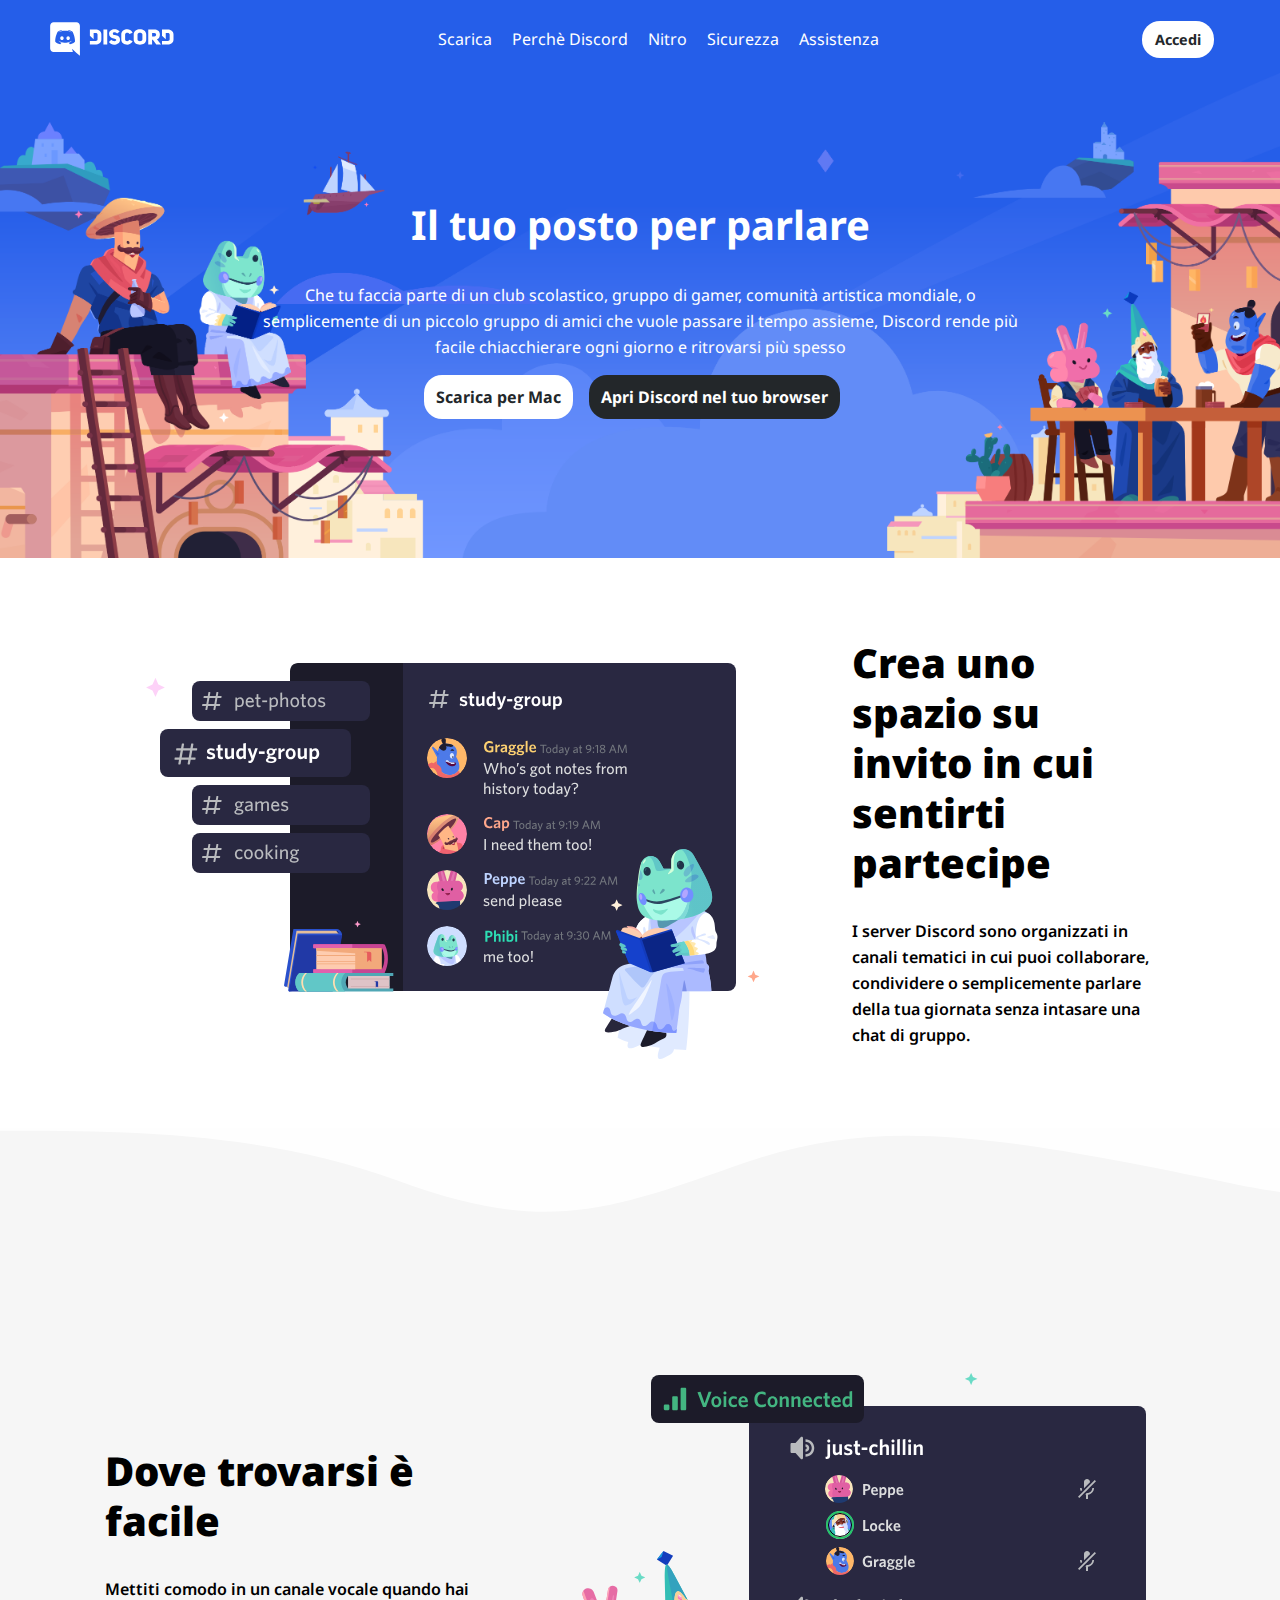
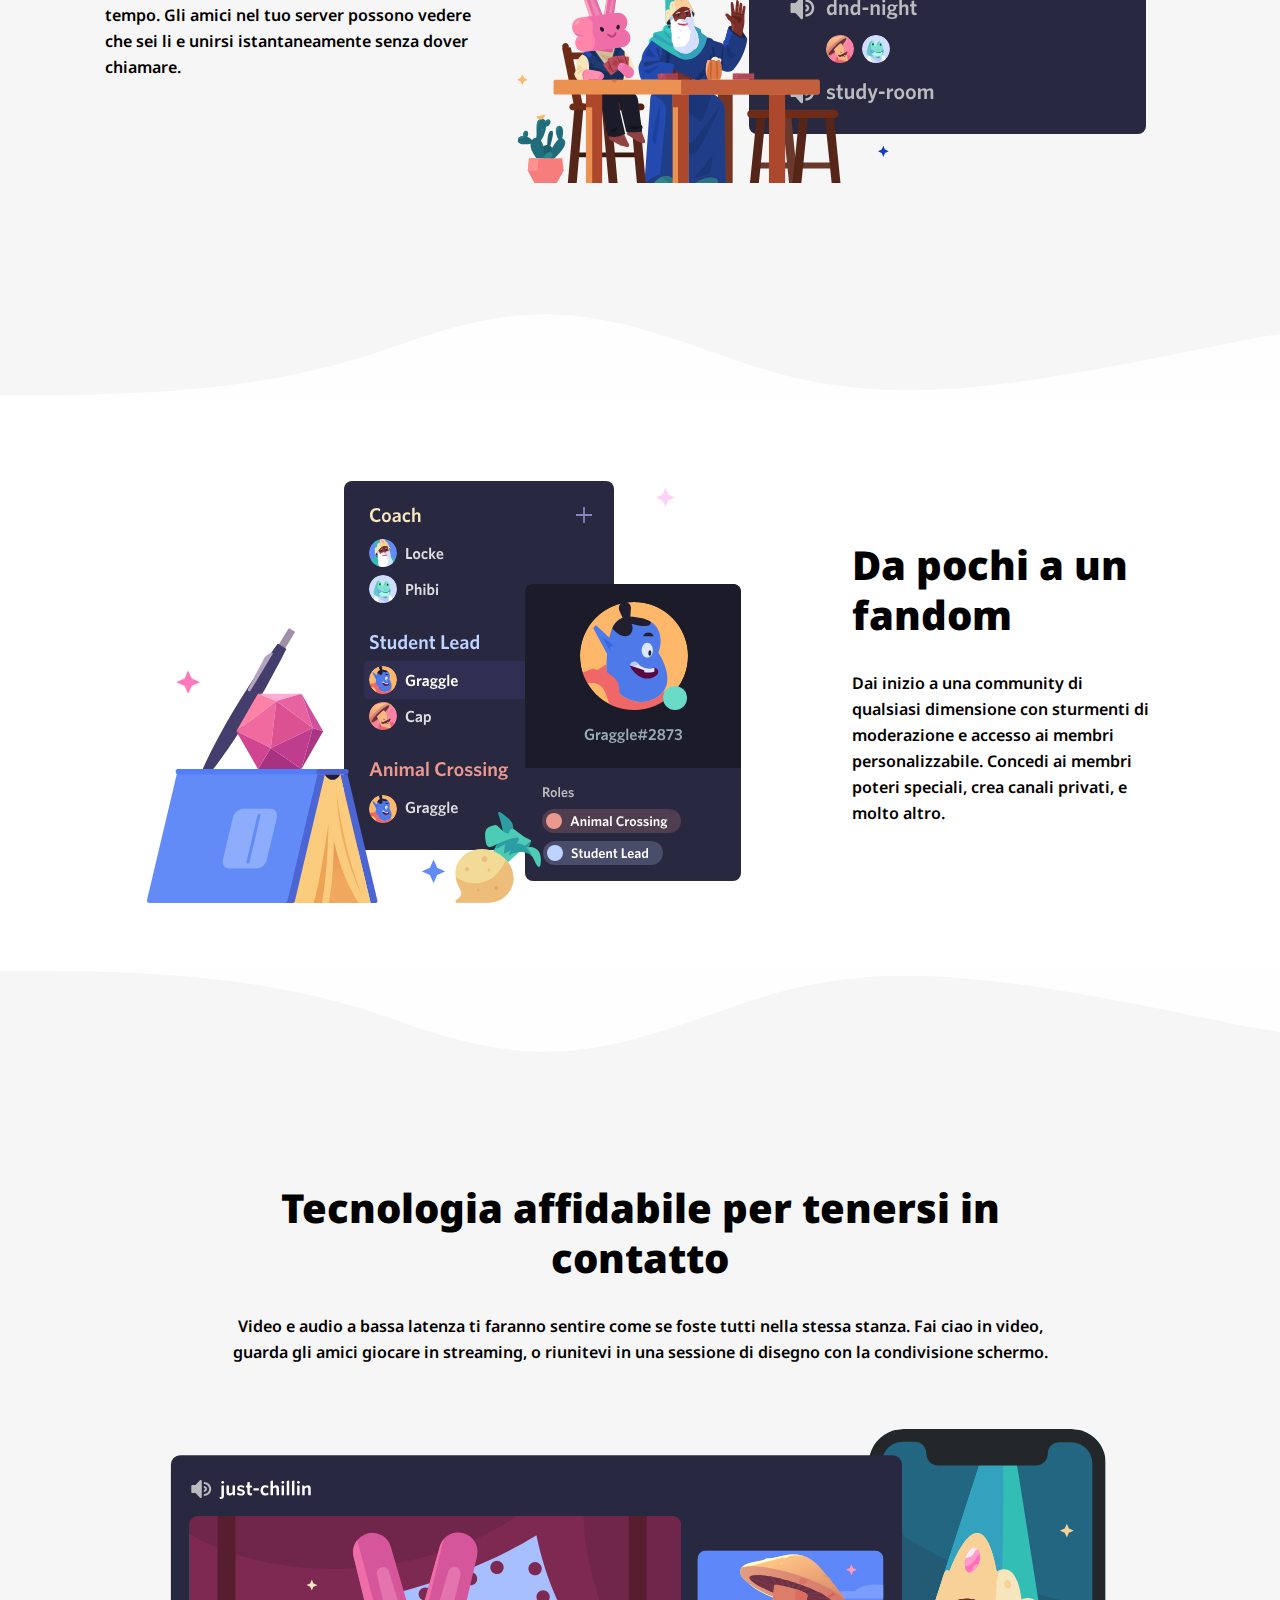
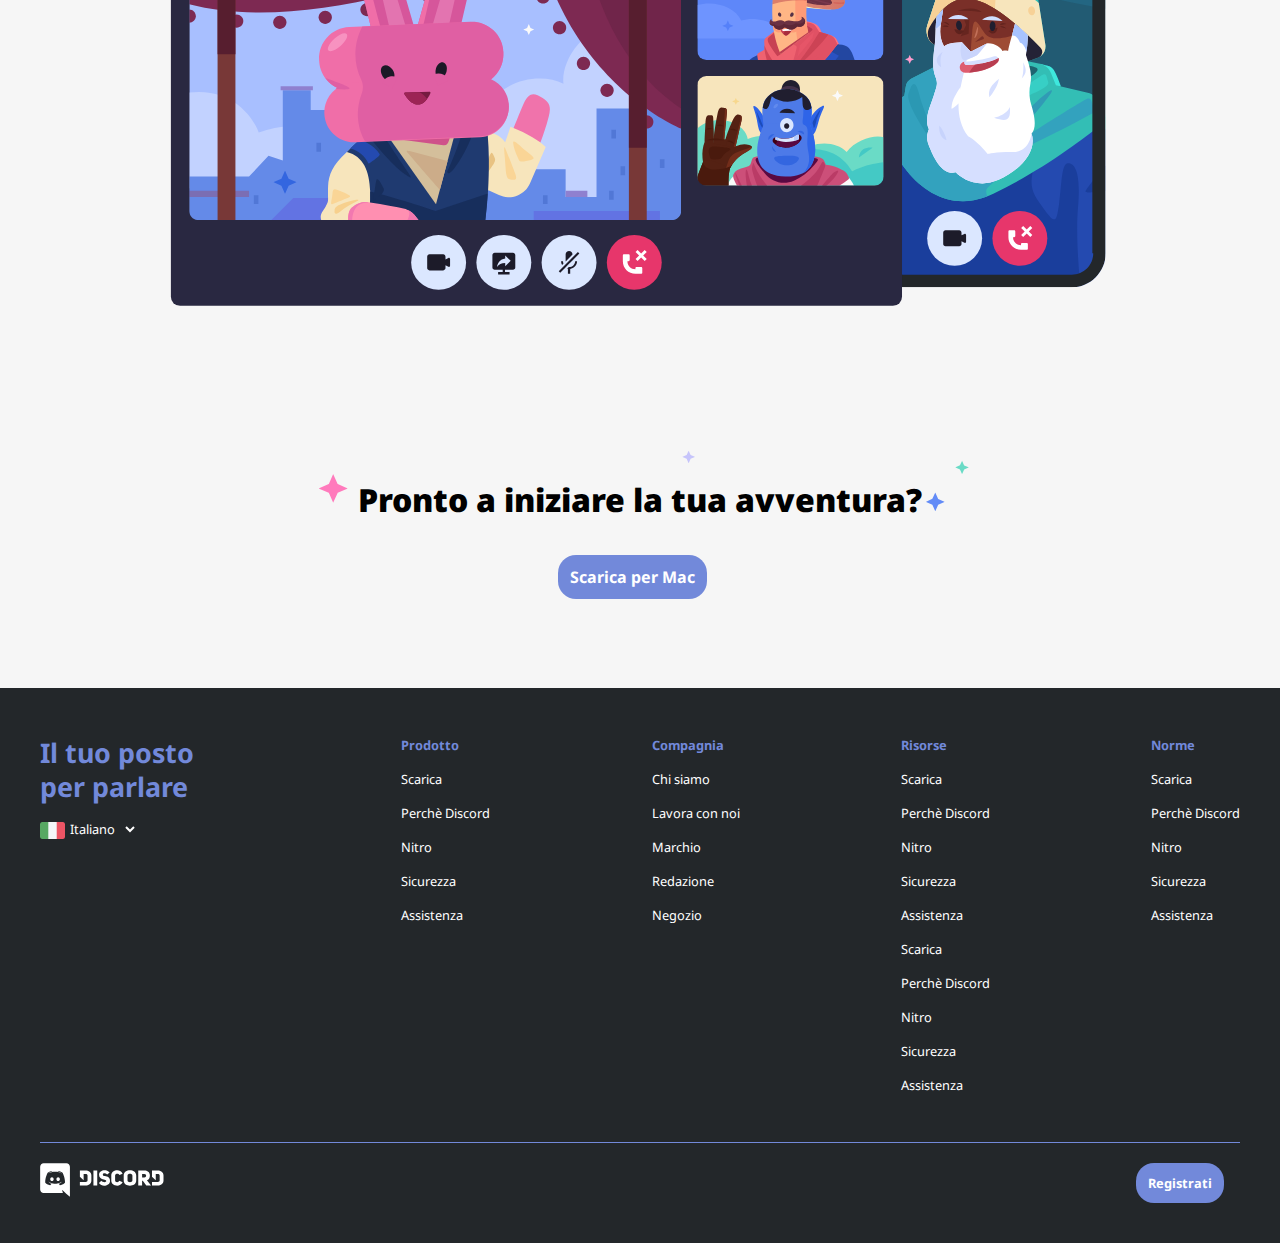
<file: index.html>
<!DOCTYPE html>
<html lang="en">
<head>
    <meta charset="UTF-8">
    <meta name="viewport" content="width=device-width, initial-scale=1.0">
    <link rel="preconnect" href="https://fonts.googleapis.com">
<link rel="preconnect" href="https://fonts.gstatic.com" crossorigin>
<link href="https://fonts.googleapis.com/css2?family=Noto+Sans&display=swap" rel="stylesheet">
<link rel="stylesheet" href="https://cdnjs.cloudflare.com/ajax/libs/font-awesome/6.4.2/css/all.min.css" integrity="sha512-z3gLpd7yknf1YoNbCzqRKc4qyor8gaKU1qmn+CShxbuBusANI9QpRohGBreCFkKxLhei6S9CQXFEbbKuqLg0DA==" crossorigin="anonymous" referrerpolicy="no-referrer" >
    <link rel="stylesheet" href="css/style.css">
    <title>Discord</title>
</head>
<body>
    <header>
        <nav class="container space-b-flex">
            <img src="img/logo.svg" alt="Logo Discord">
            <ul class="space-b-flex">
                <li><a href="">Scarica</a></li>
                <li><a href="">Perchè Discord</a></li>
                <li><a href="">Nitro</a></li>
                <li><a href="">Sicurezza</a></li>
                <li><a href="">Assistenza</a></li>
            </ul>
            <a href="pages/login.html" class="button white">Accedi</a>
        </nav>
        <div id="hero-header">
            <div class="hero-container space-b-flex center">
                <h1>Il tuo posto per parlare</h1>
                <p>Che tu faccia parte di un club scolastico, gruppo di gamer, comunità artistica mondiale, o semplicemente di un piccolo gruppo di amici che vuole passare il tempo assieme, Discord rende più facile chiacchierare ogni giorno e ritrovarsi più spesso</p>
                <a href="" class="button white"><i class="fa-solid fa-down-long"></i> Scarica per Mac</a>
                <a href="" class="button black">Apri Discord nel tuo browser</a>
            </div>
        </div>
    </header>
    <main>
        <section>
            <div class="container space-b-flex-sections">
                <img src="img/item1.svg" alt="Immagine discord 1">
                <div>
                    <h2>Crea uno spazio su invito in cui sentirti partecipe</h2>
                    <p class="paragraph">I server Discord sono organizzati in canali tematici in cui puoi collaborare, condividere o semplicemente parlare della tua giornata senza intasare una chat di gruppo.</p>
                    </div>
            </div>       
        </section>
        <div class="wave gray">
            <img src="img/wave.svg" alt="onda">
        </div>
        <section class="even">
            <div class="container space-b-flex-sections-reverse">
                <img src="img/item2.svg" alt="Immagine discord 2">
                <div>
                    <h2>Dove trovarsi è facile</h2>
                    <p class="paragraph">Mettiti comodo in un canale vocale quando hai tempo. Gli amici nel tuo server possono vedere che sei li e unirsi istantaneamente senza dover chiamare.</p>
                    </div>
            </div>       
        </section>
        <div class="wave gray reverse">
            <img src="img/wave.svg" alt="onda">
        </div>
        <section>
            <div class="container space-b-flex-sections">
                <img src="img/item3.svg" alt="Immagine discord 3">
                <div>
                    <h2>Da pochi a un fandom</h2>
                    <p class="paragraph">Dai inizio a una community di qualsiasi dimensione con sturmenti di moderazione e accesso ai membri personalizzabile. Concedi ai membri poteri speciali, crea canali privati, e molto altro.</p>
                    </div>
            </div>       
        </section>
        <div class="wave gray">
            <img src="img/wave.svg" alt="wave">
        </div>
        <section class="even">
            <div class="container space-b-flex center" id="last-section">
                <div>
                    <h2>Tecnologia affidabile per tenersi in contatto</h2>
                    <p class="paragraph">Video e audio a bassa latenza ti faranno sentire come se foste tutti nella stessa stanza. Fai ciao in video, guarda gli amici giocare in streaming, o riunitevi in una sessione di disegno con la condivisione schermo.</p>
                </div>
                <img src="img/item4-big.svg" alt="Immagine discord 4" id="last-section-img"> 
                <div>
                    <div class="stars">
                        <img src="img/stars.svg" alt="" >
                    </div>
                    <h4>Pronto a iniziare la tua avventura?</h4>
                    <a href="" class="button blue"><i class="fa-solid fa-down-long"></i> Scarica per Mac</a>
                </div>
            </div>
              
        </section>
    </main>
    <footer>
        <div class="container space-b-flex-footer">
            <ul class="footer-list">
                <li><h3>Il tuo posto per parlare</h3></li>
                <li><img src="img/ita.png" alt="Bandiera Italiana" id="ita"><span>Italiano</span> 
                    <select name="language" id="language-select"></select></li>
                <li id="icons"><a href="https://twitter.com">
                    <i class="fa-brands fa-twitter"></i>
                    </a>
                    <a href="https://instagram.com">
                        <i class="fa-brands fa-instagram"></i>
                    </a>
                    <a href="https://facebook.com">
                        <i class="fa-brands fa-square-facebook"></i>
                    </a>
                    <a href="https://youtube.com">
                        <i class="fa-brands fa-youtube"></i>
                    </a>
                </li>
            </ul>
            <ul class="footer-list">
                <li><h5>Prodotto</h5></li>
                <li><a href="">Scarica</a></li>
                <li><a href="">Perchè Discord</a></li>
                <li><a href="">Nitro</a></li>
                <li><a href="">Sicurezza</a></li>
                <li><a href="">Assistenza</a></li>
            </ul>
            <ul class="footer-list">
                <li><h5>Compagnia</h5></li>
                <li><a href="">Chi siamo</a></li>
                <li><a href="">Lavora con noi</a></li>
                <li><a href="">Marchio</a></li>
                <li><a href="">Redazione</a></li>
                <li><a href="">Negozio</a></li>
            </ul>
            <ul class="footer-list">
                <li><h5>Risorse</h5></li>
                <li><a href="">Scarica</a></li>
                <li><a href="">Perchè Discord</a></li>
                <li><a href="">Nitro</a></li>
                <li><a href="">Sicurezza</a></li>
                <li><a href="">Assistenza</a></li>
                <li><a href="">Scarica</a></li>
                <li><a href="">Perchè Discord</a></li>
                <li><a href="">Nitro</a></li>
                <li><a href="">Sicurezza</a></li>
                <li><a href="">Assistenza</a></li>
            </ul>
            <ul class="footer-list">
                <li><h5>Norme</h5></li>
                <li><a href="">Scarica</a></li>
                <li><a href="">Perchè Discord</a></li>
                <li><a href="">Nitro</a></li>
                <li><a href="">Sicurezza</a></li>
                <li><a href="">Assistenza</a></li>
            </ul>
        </div>
        <div class="container space-b-flex-footer end-of-page">
            <img src="img/logo.svg" alt="">
            <a href="" class="button blue">Registrati</a>
        </div>
    </footer>
    
</body>
</html>
</file>
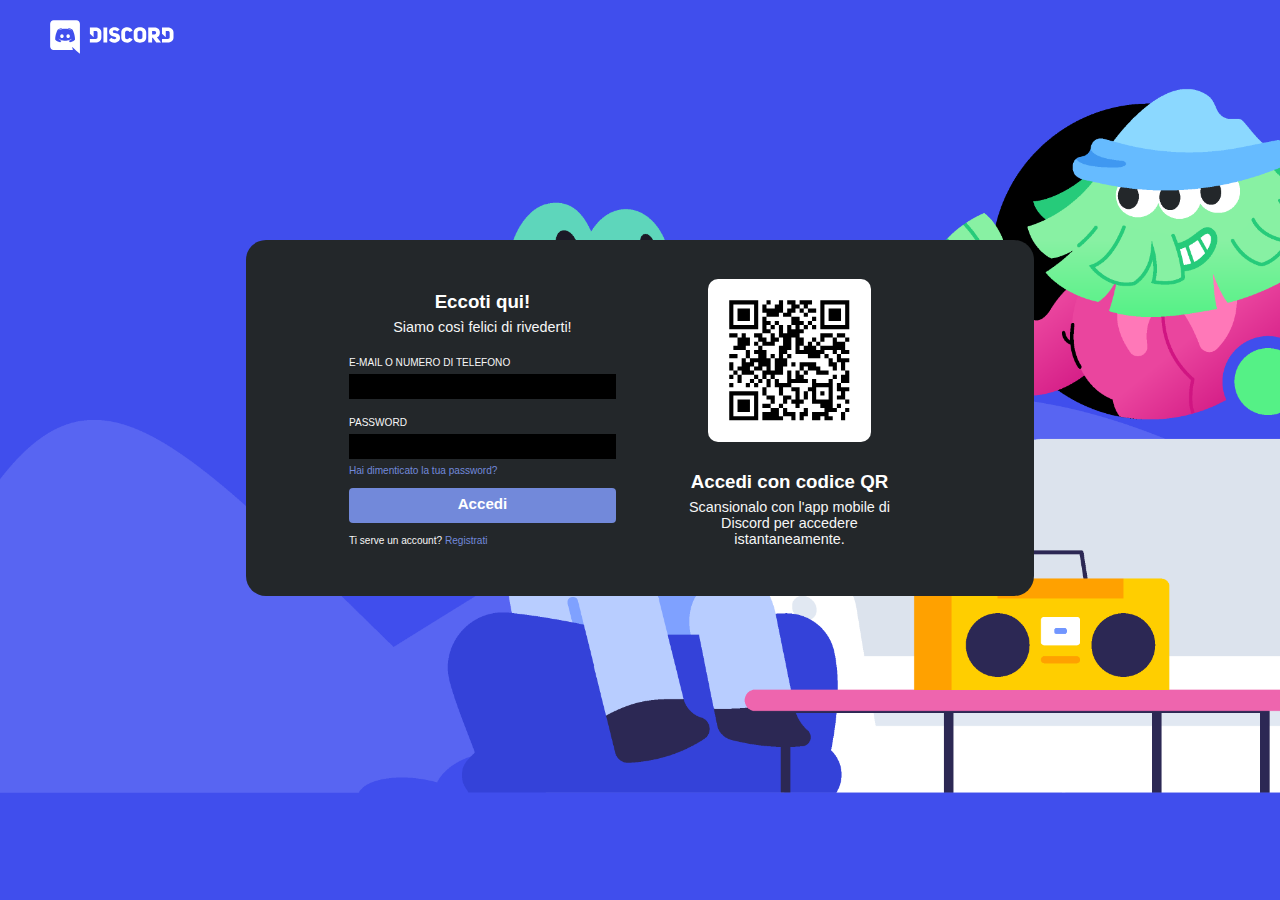
<file: pages/login.html>
<!DOCTYPE html>
<html lang="en">
<head>
    <meta charset="UTF-8">
    <meta name="viewport" content="width=device-width, initial-scale=1.0">
    <link rel="stylesheet" href="../css/style.css">
    <title>Discord Login</title>
</head>
<body id="login">
    <header class="container">
        <a href="../index.html"><img src="../img/logo.svg" alt="Logo"></a>
    </header>
    <main class="container login-main center">
        <div class="login-screen center">
            <div class="username">
                <div class="section">
                    <h5>Eccoti qui!</h5>
                    <div class="gray-typing">
                        Siamo così felici di rivederti!
                    </div>
                </div>
                
                <div class="box">
                    <div class="data">E-MAIL O NUMERO DI TELEFONO</div>
                    <input type="text"class="login-form">
                </div>
                <div class="box">
                    <div class="data">PASSWORD</div>
                    <input type="password"class="login-form">
                    <a href="" class="password-forgot">
                        Hai dimenticato la tua password?
                    </a>
                </div>
                <div class="box">
                    <a href="" class="button blue">Accedi</a>
                </div>
                <div class="box">
                    Ti serve un account?
                    <a href="">Registrati</a>
                </div>   
            </div>
            <div class="qr-code-box">
                <div class="qr-code">
                    <img src="../img/qrcode.svg" alt="qr code">
                </div>
                <div class="section">
                    <h5>Accedi con codice QR</h5>
                    <div class="gray-typing">
                        Scansionalo con l'app mobile di Discord per accedere istantaneamente.
                    </div>
                </div>
            </div>
        </div>
    </main>
</body>
</html>
</file>
<file: css/style.css>
/* General */
*{
    margin: 0;
    padding: 0;
    box-sizing: border-box;
}
body{
    font-family: 'Noto Sans', sans-serif;
}
:root {
	--color-primary-color: #23272a;
	--color-secondary-color: #ffffff;
	--color-backgound-odd-color: #f6f6f6;
	--color-header-color: #255ee9;
    --color-disc-button-color: #7289da;
}

.debug{
    border: 1px solid black;
}
.container{
    max-width: 1200px;
    margin: 0 auto;
    padding: 0 10px;
}
ul{
    list-style: none;
}

section{
    background-color: var(--color-secondary-color);
}
.even{
    background-color: var(--color-backgound-odd-color);
}
footer{
    background-color: var(--color-primary-color);
    color: var(--color-secondary-color);
    font-size: 0.8em;
}
li{
    padding: 8px 10px;
}
a{
    text-decoration: none;
    color: var(--color-secondary-color);
}
a:hover{
    text-decoration: underline;
}
a.button:hover{
    text-decoration: none;
}
.space-b-flex{
    display: flex;
    flex-flow: row wrap;
    justify-content: space-between;
    align-items: center;
    align-content: center;
}
.button{
    border: 1px solid transparent;
    padding: 10px 11px;
    border-radius: 18px;
}
.button:hover{
    box-shadow: 0 5px 20px rgba(0, 0,  0, 0.4);
    filter: brightness(1.1);
}
.button.white:hover{
    color: var(--color-disc-button-color)
}

h1{
    font-size: 2.5em;
}
h2{
    font-size: 2.5em;
    font-weight: 900;
    line-height: 1.25;
}
h4{
    font-size: 2em;
    font-weight: 900;
    margin-bottom: 45px;
}
.center{
    justify-content: center;
}
.button.white{
    background-color: var(--color-secondary-color);
    color: var(--color-primary-color);
    font-weight: bold;
    margin-right: 16px;
}
.button.black{
    background-color: var(--color-primary-color);
    color: var(--color-secondary-color);
    font-weight: bold;
    margin-right: 16px;
}
.button.blue{
    background-color: var(--color-disc-button-color);
    color: var(--color-secondary-color);
    font-weight: bold;
    margin-right: 16px;
}
p{
    padding-top: 30px;
    line-height: 1.625;
}
.wave{
    opacity: 0.03;
}
.wave img{
    display: block;
    width: 100%;
}
.gray{
    background-color: var(--color-backgound-odd-color);
}
.white{
    background-color: var(--color-secondary-color);
}
.reverse{
    transform: scaleY(-1);
}
/* header */
header{
    background-color: var(--color-header-color);
    color: var(--color-secondary-color);
    padding-top: 20px;
}
nav > a.button, nav > a.button:hover{
    background-color: var(--color-secondary-color);
    color: var(--color-primary-color);
    padding: 8px 12px;
    font-weight: bold;
    font-size: 0.9em;
}

.center > p{
    text-align: center;
    margin-bottom: 15px;
}
#hero-header{
    background-image: url("../img/jumbo.png");
    min-height: 500px;
    background-size: cover;
}
#hero-header > div{
    min-height: 500px;
}
.hero-container{
    max-width: 800px;
    margin: 0 auto;
    padding: 0 10px;
}

/* main */
.space-b-flex-sections{
    display: flex;
    flex-flow: row;
    justify-content: space-around;
    align-items: center;
    align-content: center;
    padding: 65px;
}
.space-b-flex-sections-reverse{
    display: flex;
    flex-flow: row-reverse;
    justify-content: space-around;
    align-items: center;
    align-content: center;
    padding: 65px;
}
.space-b-flex-sections > div{
    flex-wrap: wrap;
    max-width: 300px;
}
.paragraph{
    font-weight: 600;
}
#last-section{
    padding: 65px;
    padding-bottom: 100px;
}
#last-section-img{
    min-width: 1000px;
    margin-bottom: 10%;
}
#last-section > div{
    max-width: 840px;
    text-align: center;
    position: relative;
}
.stars{
    width: 118%;
    height: auto;
    max-width: 650px;
    position: absolute;
    left: -7%;
    top: -27px;
}
.stars img{
    width: 100%;
    height: auto;
}

/* footer */
.space-b-flex-footer{
    display: flex;
    flex-flow: row wrap;
    justify-content: space-between;
    align-items: flex-start;
    align-content: flex-start;
}
footer > div.container{
    padding: 40px 0;
}
li > h3{
    color: var(--color-disc-button-color);
    font-size: 2.1em;
    max-width: 200px;
    line-height: 1.25;
}

#ita{
    max-width: 25px;
    margin-right: 5px;
    vertical-align: middle;
}
li > h5{
    color: var(--color-disc-button-color);
    font-size: 1em;
}
.footer-list > li {
    padding: 8px 0;
}
.container.space-b-flex-footer{
    border-bottom: 1px solid var(--color-disc-button-color);
}
footer > div.container.end-of-page{
    padding-top: 20px;
    border-bottom: transparent;
}
.fa-brands{
    font-size: 20px;
    padding-right: 20px;
}
#language-select{
    background-color: var(--color-primary-color);
    color: var(--color-secondary-color);
    border: 0px;
}
/* login-page */
#login{
    background-image: url("../img/logim-background.png");
    background-size: cover;
    background-repeat: no-repeat;
    max-width: 100%;
    min-height: 100vh;
}
#login header{
    background-color: #404eed;
    padding-top: 20px;
}
#login .login-main.container{
    min-height: 80vh;
}
#login .center{
    display: flex;
    justify-content: center;
    align-items: center;
    align-content: center;
    flex-flow: row nowrap;
}

#login .login-screen{
    min-width: 60%;
    background-color: var(--color-primary-color);
    font-size: 0.9em;
    border-radius: 20px;
}
#login .username{
    padding: 5% 10px;
    max-width: 60%;
}
#login .qr-code-box{
    padding: 5% 10px;
    max-width: 40%;
}
#login h5{
    color: var(--color-secondary-color);
    margin: 0 auto;
    padding: 6px;
    font-size: 1.3em;
}
#login .gray-typing{
    color: var(--color-backgound-odd-color);
    padding-bottom: 10px;
    
}
#login h5, #login .gray-typing{
    text-align: center;
}
#login .box{
    color: var(--color-backgound-odd-color);
    font-size: 0.7em;
    padding: 6px;
}
#login .data{
    padding: 6px 0px;
}
#login .login-form{
    background-color: black;
    color: var(--color-secondary-color);
    max-width: 100%;
    width: 100%;
    font-size: 20px;
    border: 1px solid black;
}
#login a{
    color: var(--color-disc-button-color);
    padding-top: 6px;
}
#login .password-forgot{
    display: block;
}
#login a.button.blue{
    color: var(--color-secondary-color);
    text-align: center;
    font-size: 1.5em;
    border-radius: 4px;
    display: block;
    margin: 0;
    filter: none;
}
#login .qr-code{
    max-width: 55%;
    margin: auto;
    padding-bottom: 20px;
}
#login .qr-code img{
    max-width: 100%;
    background-color: white;
    border: 1px solid transparent;
    border-radius: 10px;
}
#login .section{
    max-width: 85% ;
    margin: 0 auto;
}
</file>
